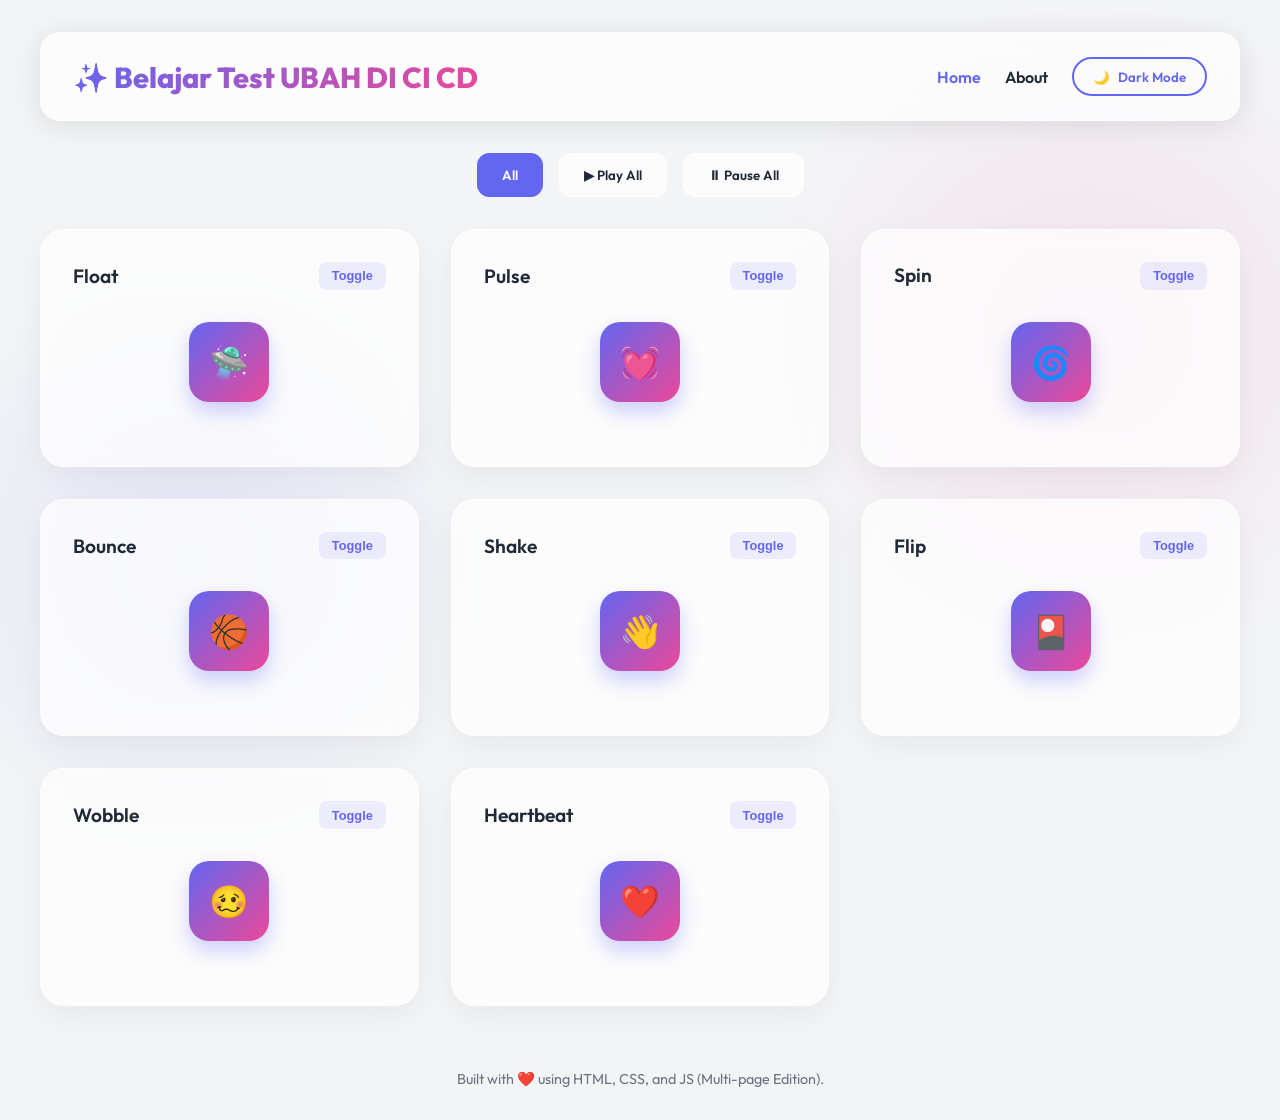
<file: index.html>
<!DOCTYPE html>
<html lang="id">
<head>
    <meta charset="UTF-8">
    <meta name="viewport" content="width=device-width, initial-scale=1.0">
    <title>✨ AnimGallery Pro - Home</title>
    <link href="https://fonts.googleapis.com/css2?family=Outfit:wght@300;400;600;800&display=swap" rel="stylesheet">
    <link rel="stylesheet" href="css/style.css">
</head>
<body>

    <header>
        <a href="index.html" class="logo">✨ Belajar Test UBAH DI CI CD</a>
        <nav>
            <a href="index.html" class="active">Home</a>
            <a href="about.html">About</a>
            <button class="theme-btn" id="themeToggle">
                <span id="themeIcon">🌙</span> Dark Mode
            </button>
        </nav>
    </header>

    <div class="controls">
        <button class="control-btn active" data-filter="all">All</button>
        <button class="control-btn" data-action="play-all">▶ Play All</button>
        <button class="control-btn" data-action="pause-all">⏸ Pause All</button>
    </div>

    <div class="gallery" id="gallery">
        <!-- Cards will be generated by script.js -->
    </div>

    <footer>
        <p>Built with ❤️ using HTML, CSS, and JS (Multi-page Edition).</p>
    </footer>

    <script src="js/script.js"></script>
</body>
</html>
</file>
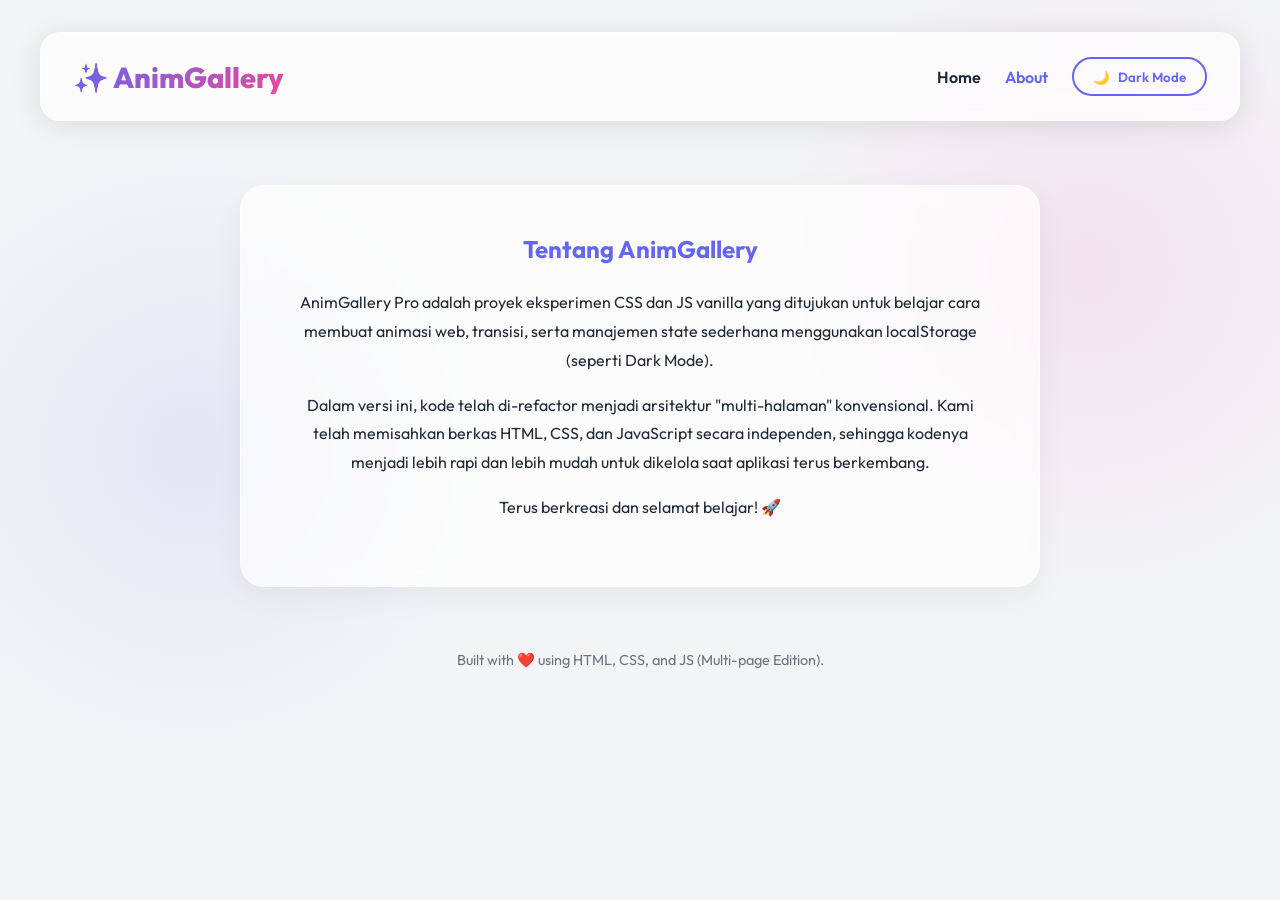
<file: about.html>
<!DOCTYPE html>
<html lang="id">
<head>
    <meta charset="UTF-8">
    <meta name="viewport" content="width=device-width, initial-scale=1.0">
    <title>✨ AnimGallery Pro - About</title>
    <link href="https://fonts.googleapis.com/css2?family=Outfit:wght@300;400;600;800&display=swap" rel="stylesheet">
    <link rel="stylesheet" href="css/style.css">
</head>
<body>

    <header>
        <a href="index.html" class="logo">✨ AnimGallery</a>
        <nav>
            <a href="index.html">Home</a>
            <a href="about.html" class="active">About</a>
            <button class="theme-btn" id="themeToggle">
                <span id="themeIcon">🌙</span> Dark Mode
            </button>
        </nav>
    </header>

    <div class="about-content">
        <h2>Tentang AnimGallery</h2>
        <p>AnimGallery Pro adalah proyek eksperimen CSS dan JS vanilla yang ditujukan untuk belajar cara membuat animasi web, transisi, serta manajemen state sederhana menggunakan localStorage (seperti Dark Mode).</p>
        <p>Dalam versi ini, kode telah di-refactor menjadi arsitektur "multi-halaman" konvensional. Kami telah memisahkan berkas HTML, CSS, dan JavaScript secara independen, sehingga kodenya menjadi lebih rapi dan lebih mudah untuk dikelola saat aplikasi terus berkembang.</p>
        <p>Terus berkreasi dan selamat belajar! 🚀</p>
    </div>

    <footer>
        <p>Built with ❤️ using HTML, CSS, and JS (Multi-page Edition).</p>
    </footer>

    <script src="js/script.js"></script>
</body>
</html>
</file>
<file: css/style.css>
/* CSS Reset & Variables */
* {
    box-sizing: border-box;
    margin: 0;
    padding: 0;
}

:root {
    /* Light Theme */
    --bg-color: #f3f4f6;
    --text-main: #1f2937;
    --text-muted: #6b7280;
    --card-bg: rgba(255, 255, 255, 0.7);
    --card-border: rgba(255, 255, 255, 0.5);
    --primary: #6366f1;
    --primary-hover: #4f46e5;
    --shadow: 0 10px 30px rgba(0, 0, 0, 0.05);
    --glass-shadow: 0 4px 30px rgba(0, 0, 0, 0.1);
}

[data-theme="dark"] {
    /* Dark Theme */
    --bg-color: #0f172a;
    --text-main: #f8fafc;
    --text-muted: #94a3b8;
    --card-bg: rgba(30, 41, 59, 0.7);
    --card-border: rgba(255, 255, 255, 0.1);
    --primary: #818cf8;
    --primary-hover: #6366f1;
    --shadow: 0 10px 30px rgba(0, 0, 0, 0.3);
    --glass-shadow: 0 4px 30px rgba(0, 0, 0, 0.5);
}

body {
    font-family: 'Outfit', sans-serif;
    background-color: var(--bg-color);
    color: var(--text-main);
    transition: background-color 0.4s ease, color 0.4s ease;
    min-height: 100vh;
    display: flex;
    flex-direction: column;
    align-items: center;
    padding: 2rem;
    background-image: radial-gradient(circle at 15% 50%, rgba(99, 102, 241, 0.1), transparent 25%),
                      radial-gradient(circle at 85% 30%, rgba(236, 72, 153, 0.1), transparent 25%);
}

/* Header & Nav */
header {
    width: 100%;
    max-width: 1200px;
    display: flex;
    justify-content: space-between;
    align-items: center;
    margin-bottom: 2rem;
    padding: 1.5rem 2rem;
    background: var(--card-bg);
    backdrop-filter: blur(12px);
    -webkit-backdrop-filter: blur(12px);
    border: 1px solid var(--card-border);
    border-radius: 20px;
    box-shadow: var(--glass-shadow);
    z-index: 10;
}

.logo {
    font-size: 1.8rem;
    font-weight: 800;
    background: linear-gradient(135deg, var(--primary), #ec4899);
    -webkit-background-clip: text;
    -webkit-text-fill-color: transparent;
    display: flex;
    align-items: center;
    gap: 0.5rem;
    text-decoration: none;
}

nav {
    display: flex;
    gap: 1.5rem;
    align-items: center;
}

nav a {
    color: var(--text-main);
    text-decoration: none;
    font-weight: 600;
    transition: color 0.3s;
}

nav a:hover, nav a.active {
    color: var(--primary);
}

.theme-btn {
    background: transparent;
    border: 2px solid var(--primary);
    color: var(--primary);
    padding: 0.6rem 1.2rem;
    border-radius: 30px;
    font-weight: 600;
    font-family: inherit;
    cursor: pointer;
    transition: all 0.3s ease;
    display: flex;
    align-items: center;
    gap: 0.5rem;
}

.theme-btn:hover {
    background: var(--primary);
    color: #fff;
    transform: translateY(-2px);
    box-shadow: 0 4px 15px rgba(99, 102, 241, 0.4);
}

/* Controls */
.controls {
    width: 100%;
    max-width: 1200px;
    margin-bottom: 2rem;
    display: flex;
    gap: 1rem;
    justify-content: center;
    flex-wrap: wrap;
}

.control-btn {
    background: var(--card-bg);
    border: 1px solid var(--card-border);
    color: var(--text-main);
    padding: 0.8rem 1.5rem;
    border-radius: 12px;
    font-family: inherit;
    font-weight: 600;
    cursor: pointer;
    backdrop-filter: blur(5px);
    transition: all 0.2s ease;
}

.control-btn:hover, .control-btn.active {
    background: var(--primary);
    color: white;
    border-color: var(--primary);
}

/* Gallery Grid */
.gallery {
    width: 100%;
    max-width: 1200px;
    display: grid;
    grid-template-columns: repeat(auto-fill, minmax(280px, 1fr));
    gap: 2rem;
}

/* Animation Card */
.card {
    background: var(--card-bg);
    backdrop-filter: blur(10px);
    -webkit-backdrop-filter: blur(10px);
    border: 1px solid var(--card-border);
    border-radius: 24px;
    padding: 2rem;
    display: flex;
    flex-direction: column;
    align-items: center;
    box-shadow: var(--shadow);
    transition: transform 0.3s ease, box-shadow 0.3s ease;
    position: relative;
    overflow: hidden;
    cursor: pointer;
}

.card:hover {
    transform: translateY(-5px) scale(1.02);
    box-shadow: var(--glass-shadow);
}

.card-header {
    width: 100%;
    display: flex;
    justify-content: space-between;
    align-items: center;
    margin-bottom: 2rem;
}

.card-title {
    font-size: 1.2rem;
    font-weight: 600;
}

.trigger-btn {
    background: rgba(99, 102, 241, 0.1);
    color: var(--primary);
    border: none;
    padding: 0.4rem 0.8rem;
    border-radius: 8px;
    font-size: 0.8rem;
    font-weight: 600;
    cursor: pointer;
    transition: background 0.2s;
}

.trigger-btn:hover {
    background: rgba(99, 102, 241, 0.2);
}

.anim-object {
    width: 80px;
    height: 80px;
    background: linear-gradient(135deg, #6366f1, #ec4899);
    border-radius: 20px;
    box-shadow: 0 10px 20px rgba(99, 102, 241, 0.3);
    display: flex;
    justify-content: center;
    align-items: center;
    color: white;
    font-size: 2rem;
    margin-bottom: 2rem;
}

/* About Page Content */
.about-content {
    width: 100%;
    max-width: 800px;
    background: var(--card-bg);
    backdrop-filter: blur(10px);
    border: 1px solid var(--card-border);
    border-radius: 24px;
    padding: 3rem;
    box-shadow: var(--shadow);
    text-align: center;
    margin-top: 2rem;
}

.about-content h2 {
    margin-bottom: 1.5rem;
    color: var(--primary);
}

.about-content p {
    line-height: 1.8;
    color: var(--text-main);
    margin-bottom: 1rem;
}

/* Footer */
footer {
    margin-top: 4rem;
    color: var(--text-muted);
    font-size: 0.9rem;
    text-align: center;
}

/* KEYFRAMES */
@keyframes floatAnim { 0% { transform: translateY(0px); } 50% { transform: translateY(-20px); } 100% { transform: translateY(0px); } }
.anim-float { animation: floatAnim 3s ease-in-out infinite; }

@keyframes pulseAnim { 0% { transform: scale(1); box-shadow: 0 0 0 0 rgba(99, 102, 241, 0.7); } 70% { transform: scale(1.1); box-shadow: 0 0 0 15px rgba(99, 102, 241, 0); } 100% { transform: scale(1); box-shadow: 0 0 0 0 rgba(99, 102, 241, 0); } }
.anim-pulse { animation: pulseAnim 2s infinite; }

@keyframes spinAnim { 0% { transform: rotate(0deg); } 100% { transform: rotate(360deg); } }
.anim-spin { animation: spinAnim 4s linear infinite; }

@keyframes bounceAnim { 0%, 20%, 50%, 80%, 100% { transform: translateY(0); } 40% { transform: translateY(-30px); } 60% { transform: translateY(-15px); } }
.anim-bounce { animation: bounceAnim 2s infinite; }

@keyframes shakeAnim { 0% { transform: translateX(0); } 10%, 30%, 50%, 70%, 90% { transform: translateX(-10px); } 20%, 40%, 60%, 80% { transform: translateX(10px); } 100% { transform: translateX(0); } }
.anim-shake { animation: shakeAnim 1s ease-in-out infinite; }

@keyframes flipAnim { 0% { transform: perspective(400px) rotateY(0); } 100% { transform: perspective(400px) rotateY(360deg); } }
.anim-flip { animation: flipAnim 3s ease-in-out infinite; }

@keyframes wobbleAnim { 0% { transform: translateX(0%); } 15% { transform: translateX(-25%) rotate(-5deg); } 30% { transform: translateX(20%) rotate(3deg); } 45% { transform: translateX(-15%) rotate(-3deg); } 60% { transform: translateX(10%) rotate(2deg); } 75% { transform: translateX(-5%) rotate(-1deg); } 100% { transform: translateX(0%); } }
.anim-wobble { animation: wobbleAnim 2s ease-in-out infinite; }

@keyframes heartbeatAnim { 0% { transform: scale(1); } 14% { transform: scale(1.3); } 28% { transform: scale(1); } 42% { transform: scale(1.3); } 70% { transform: scale(1); } }
.anim-heartbeat { animation: heartbeatAnim 1.5s ease-in-out infinite; }

.paused { animation-play-state: paused !important; }

@media (max-width: 768px) {
    .gallery { grid-template-columns: 1fr; }
    header { flex-direction: column; gap: 1rem; }
    nav { flex-wrap: wrap; justify-content: center; }
}
</file>
